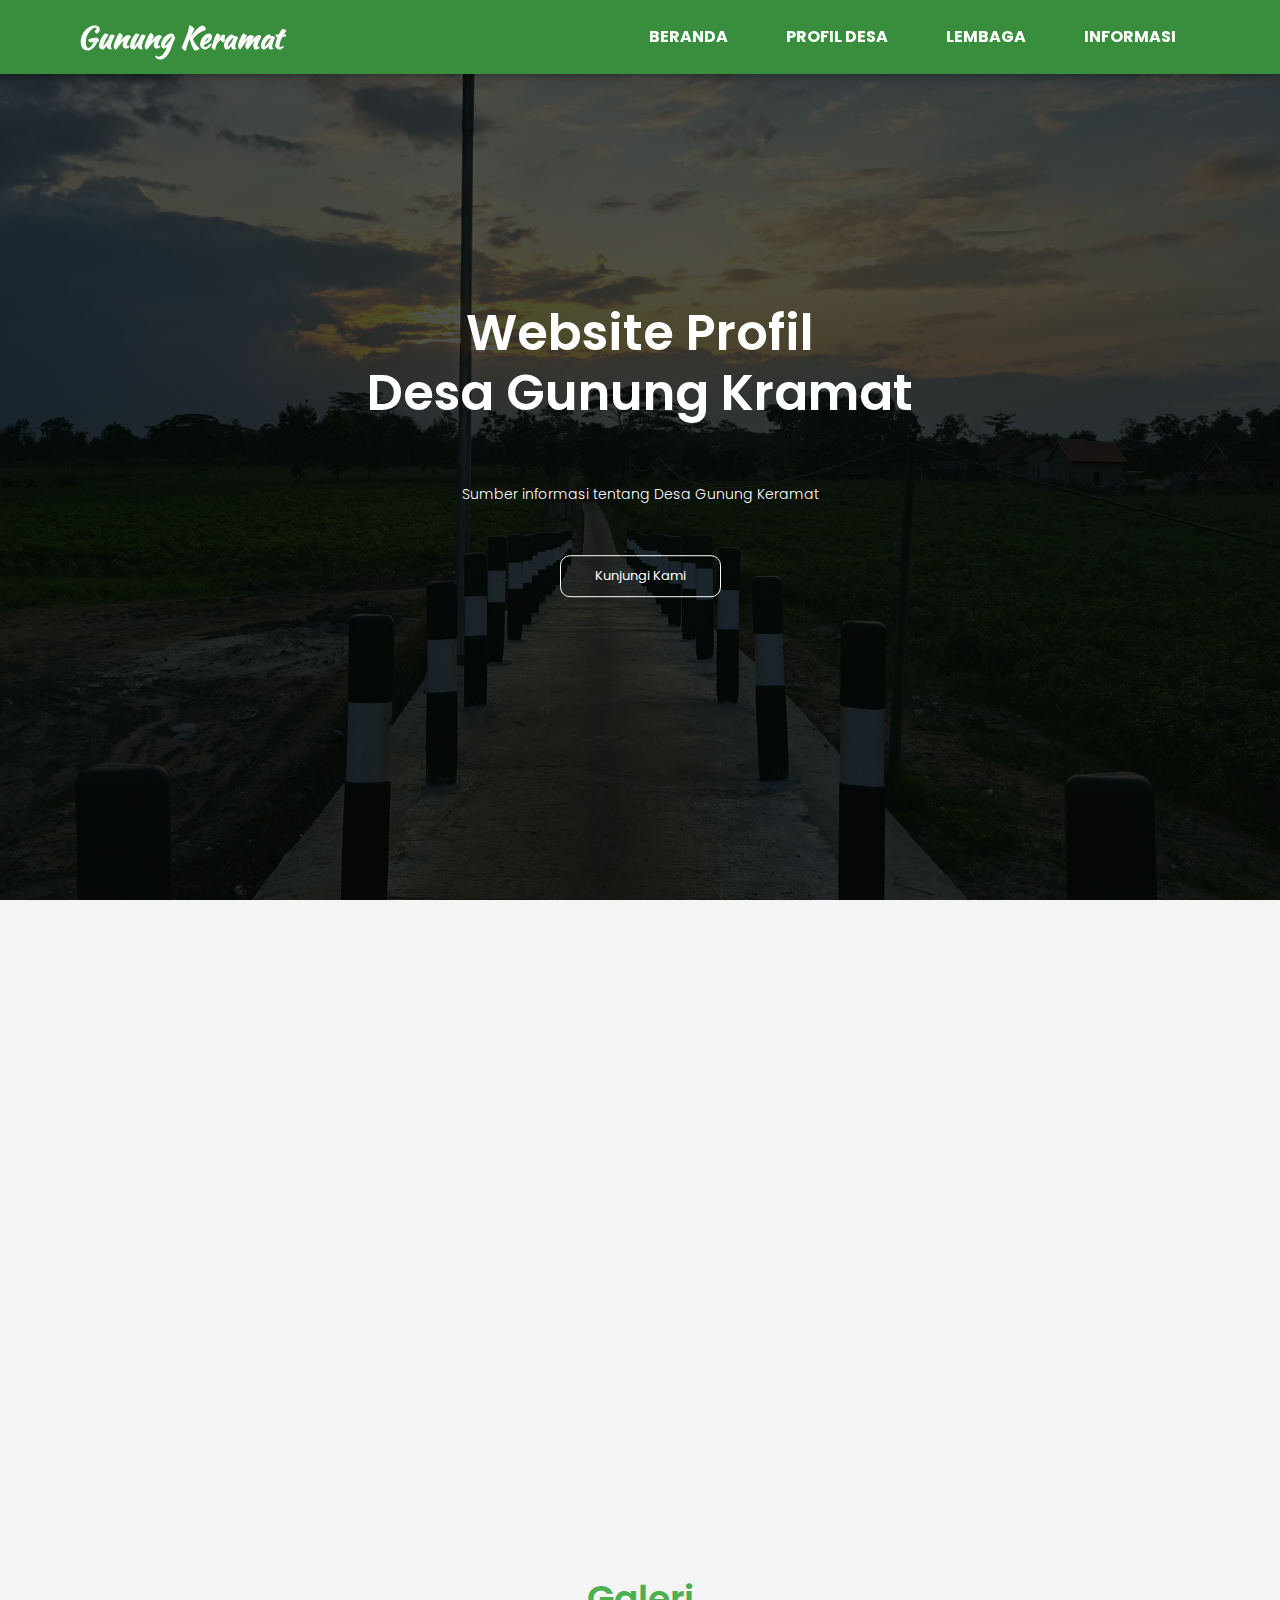
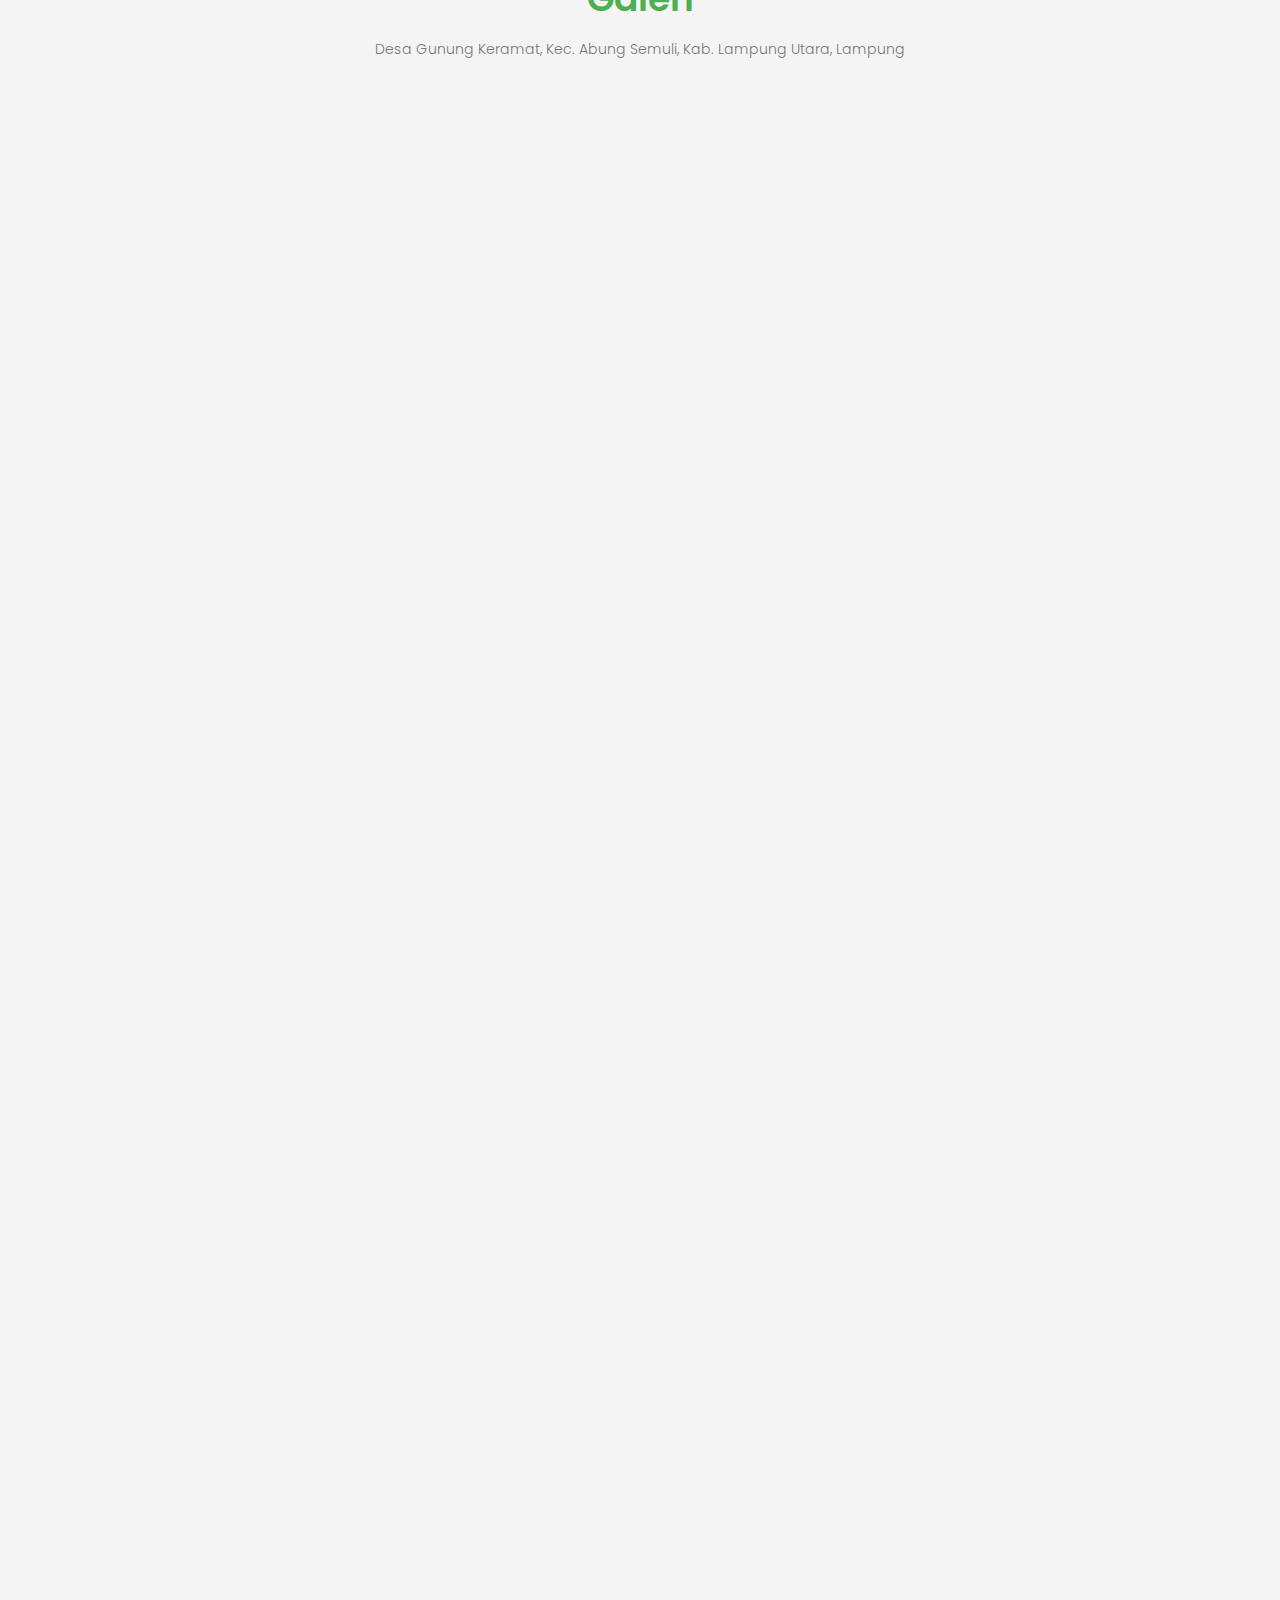
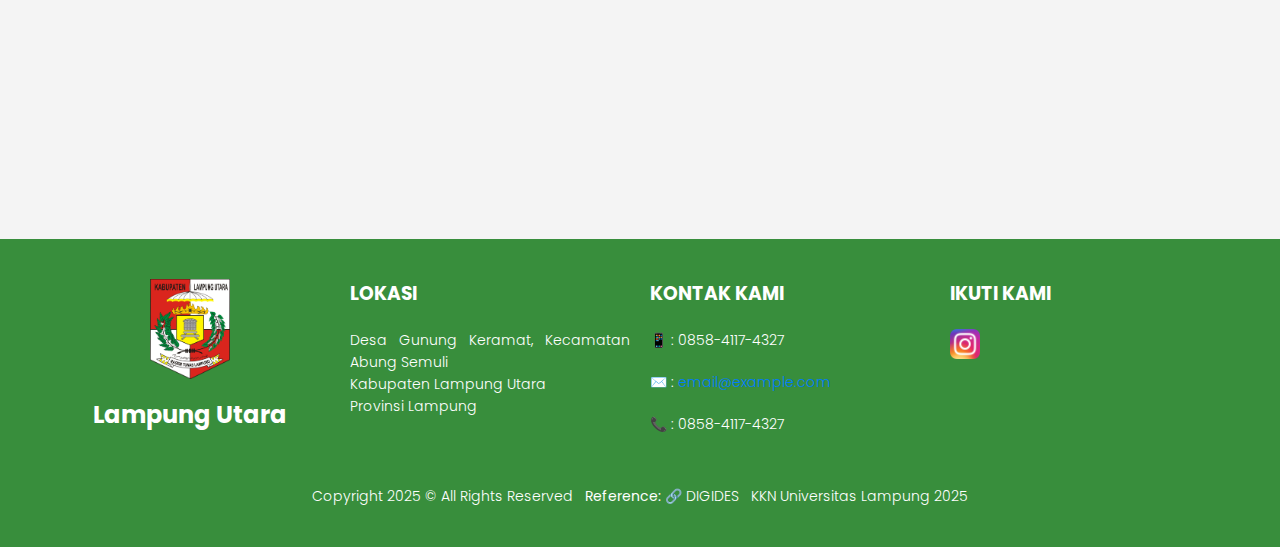
<file: index.html>
<!DOCTYPE html>
<html lang="en">
<head>
    <meta charset="UTF-8">
    <meta name="viewport" content="width=device-width, initial-scale=1.0">
    <title>Desa Gunung Keramat - Abung Semuli</title>
    <link rel="icon" type="image/png" href="images/lampura.png"/>
    <link rel="stylesheet" href="style.css">
    <link rel="preconnect" href="https://fonts.googleapis.com">
<link rel="preconnect" href="https://fonts.gstatic.com" crossorigin>
<link href="https://fonts.googleapis.com/css2?family=Poppins:wght@100;200;300;400;600;700&display=swap" rel="stylesheet">
<link href="https://cdnjs.cloudflare.com/ajax/libs/font-awesome/6.0.0-beta3/css/all.min.css" rel="stylesheet">
<link href="https://fonts.googleapis.com/css2?family=Kaushan+Script&display=swap" rel="stylesheet">


</head>
<body>
<section class="header">
    <nav>
        <a class="logoGK" href="index.html">Gunung Keramat</a>
        <div class="nav-links" id="navLinks">
            <i class="fa fa-times" onclick="hideMenu()"></i>
            <ul>
                <li><a href="">BERANDA</a></li>
                <li><a href="profil.html">PROFIL DESA</a></li>
                <li><a href="lembaga.html">LEMBAGA</a></li>
                <li><a href="informasi.html">INFORMASI</a></li>

            </ul>
        </div>
        <i class="fa fa-bars" onclick="showMenu()"></i>
    </nav>
<div class="text-box">
    <h1>Website Profil<br>Desa Gunung Kramat</h1>
    <p>Sumber informasi tentang Desa Gunung Keramat</p>
    <a href="https://www.instagram.com/gunungkeramat_desa/" target="_blank" class="hero-btn">Kunjungi Kami</a>
</div>
</section>

<!-- SEJARAH DESA -->

<section class="profilDesa fade-in">
    
    <div class="head">

        <div class="fotoKades fade-in">
            <img src="images/kades.jpg" alt="">
            <h2>Kardi Widodo</h2>
            <h3>Kepala Desa Gunung Keramat</h3>
        </div>

        <div class="sambutan fade-in">
            <p>Website ini merupakan platform daring yang bertujuan untuk mentransformasi Desa Gunung Keramat, Kecamatan Abung Semuli, Kabupaten Lampung Utara menjadi desa yang memanfaatkan teknologi informasi dan komunikasi secara optimal. Situs ini mengintegrasikan berbagai aspek penting desa ke dalam sistem online, termasuk keterbukaan informasi publik, pelayanan publik, dan kegiatan perekonomian. Tujuannya adalah untuk mewujudkan Desa Gunung Keramat sebagai desa wisata yang berkelanjutan, adaptif terhadap perubahan iklim, serta mandiri secara ekonomi.</p>
        </div>
        </div>
    </div>    
</section>




<!-- GALERI -->

<section id="galeri fade-in">
    <div class="galeri-box">
        <h1>Galeri</h1>
        <p>Desa Gunung Keramat, Kec. Abung Semuli, Kab. Lampung Utara, Lampung</p>
    </div>
</section>
<div class="container fade-in">
    <div class="image-container">
        <img src="images/galeri1.jpg" alt="">
        <img src="images/sunset.jpg" alt="">
        <img src="images/kkn1 (1).jpg" alt="">
        <img src="images/jembatan.jpg" alt="">
        <img src="images/gapura.jpg" alt="">
        <img src="images/kkn1 (3).jpg" alt="">
        <img src="images/kkn1 (4).jpg" alt="">
        <img src="images/bts.jpg" alt="">
    </div>    
</div>


<!-- LOCATION -->
<section class="lokasi fade-in">
    <div class="box">
        <h1>Lokasi Desa</h1>
        <p>Desa Gunung Keramat, Kec. Abung Semuli, Kab. Lampung Utara</p>
    </div>

    <iframe src="https://www.google.com/maps/embed?pb=!1m18!1m12!1m3!1d15904.375025060408!2d105.10471654999999!3d-4.753734500000001!2m3!1f0!2f0!3f0!3m2!1i1024!2i768!4f13.1!3m3!1m2!1s0x2e3f52384f593651%3A0xabf7d4a266732f15!2sGunung%20Kramat%2C%20Abung%20Semuli%2C%20North%20Lampung%20Regency%2C%20Lampung!5e0!3m2!1sen!2sid!4v1736053404321!5m2!1sen!2sid" width="600" height="450" style="border:0;" allowfullscreen="" loading="lazy" referrerpolicy="no-referrer-when-downgrade">
        
    </iframe>

</section>

<!-- JAVA SCRIPT -->
<script>

var navLinks = document.getElementById('navLinks');

function showMenu() {
    if (navLinks) {
        navLinks.style.right = "0"; // Move the menu into view
    } else {
        console.error("Element with ID 'navLinks' not found");
    }
}

function hideMenu() {
    if (navLinks) {
        navLinks.style.right = "-200px"; // Hide the menu off-screen
    } else {
        console.error("Element with ID 'navLinks' not found");
    }
}


</script>

<script>
    document.addEventListener("DOMContentLoaded", function () {
        let currentLocation = window.location.pathname.split("/").pop(); // Ambil nama file saat ini
        let navLinks = document.querySelectorAll(".nav-link");

        navLinks.forEach(link => {
            if (link.getAttribute("href") === currentLocation) {
                link.classList.add("active"); // Tambahkan class 'active' jika sesuai dengan halaman saat ini
            }
        });
    });
</script>

<script>
    document.addEventListener("DOMContentLoaded", function () {
        const observer = new IntersectionObserver((entries) => {
            entries.forEach(entry => {
                if (entry.isIntersecting) {
                    entry.target.classList.add("show"); // Tambahkan class 'show' saat elemen terlihat
                } else {
                    entry.target.classList.remove("show"); // Hapus class 'show' saat elemen keluar dari viewport
                }
            });
        }, { threshold: 0.2 });

        document.querySelectorAll(".fade-in").forEach(element => {
            observer.observe(element);
        });
    });
</script>




</body>

<footer class="footer">
    <div class="footer-container">

        <div class="footer-section logo">
            <img src="images/lampura.png" alt="Logo Desa" class="logo-img">
            <h2>Lampung Utara</h2>
        </div>


        <div class="footer-section location">
            <h3>LOKASI</h3>
            <p>Desa Gunung Keramat, Kecamatan Abung Semuli <br>Kabupaten Lampung Utara <br>Provinsi Lampung</p>
        </div>

        <div class="footer-section contact">
            <h3>KONTAK KAMI</h3>
            <p>📱 : 0858-4117-4327</p>
            <p>✉️ : <a href="mailto:email@example.com">email@example.com</a></p>
            <p>📞 : 0858-4117-4327</p>
        </div>

        <div class="footer-section social-media">
            <h3>IKUTI KAMI</h3>
            <p><a href="https://www.instagram.com/gunungkeramat_desa/" target="_blank"><img src="images/Instagram-logo.png" alt="Instagram" width="24"></a></p>
        </div>
    </div>

    <div class="footer-bottom">
        <p>Copyright 2025 © All Rights Reserved &nbsp; <strong>Reference:</strong> <a href="https://digitaldesa.id/" target="_blank" rel="noopener noreferrer">🔗 DIGIDES</a> &nbsp; KKN Universitas Lampung 2025</p>
    </div>
</footer>
</html>
</file>
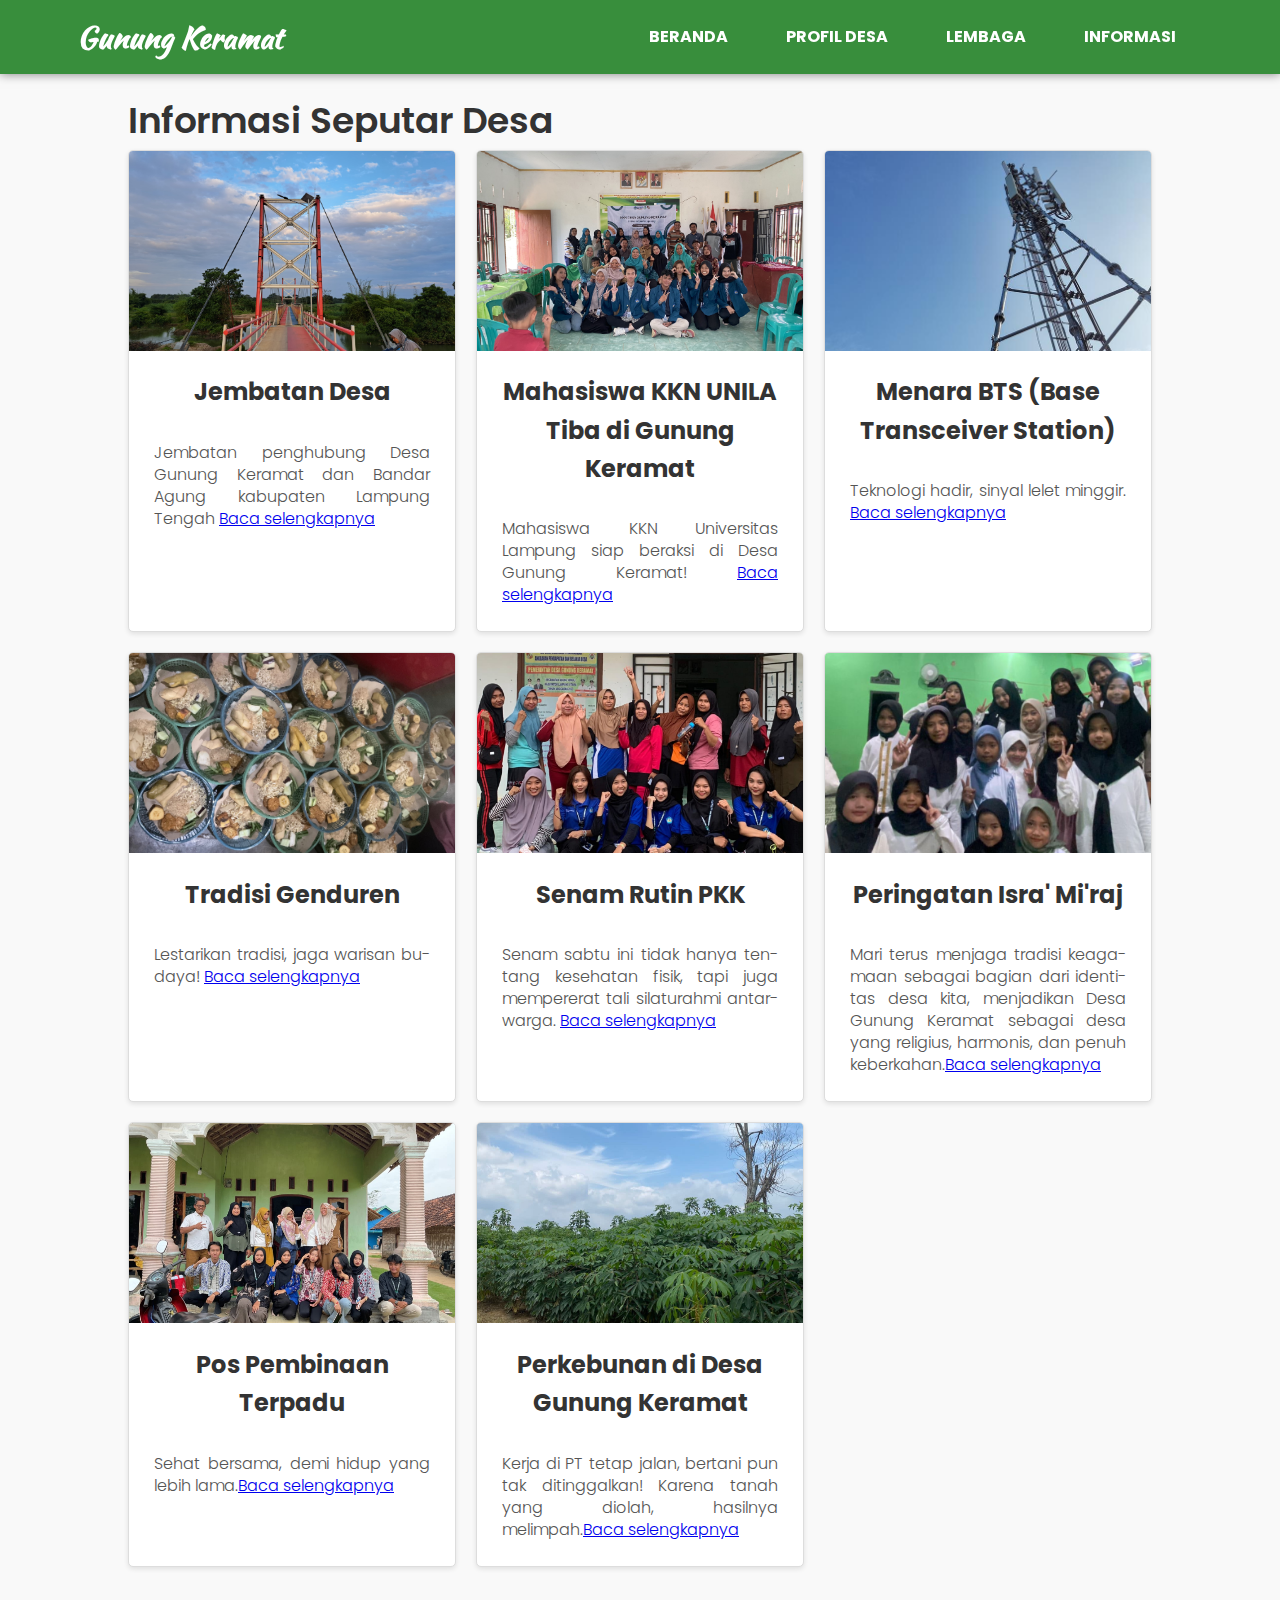
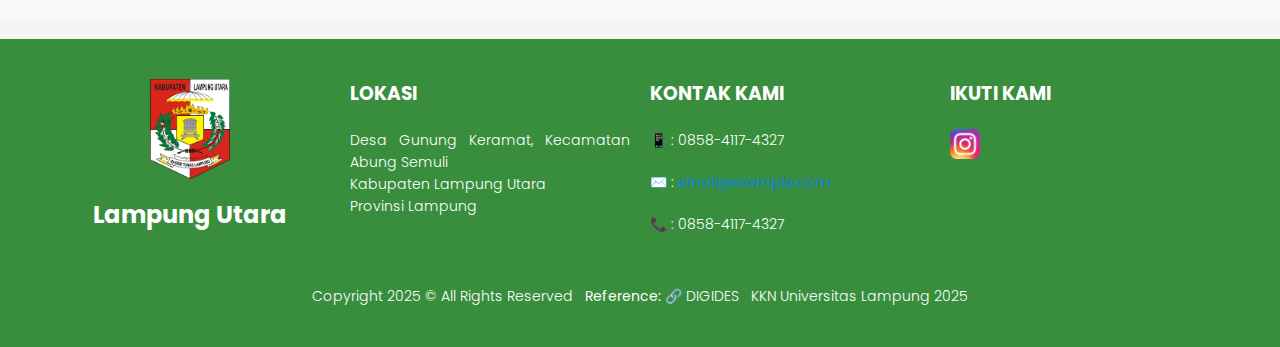
<file: informasi.html>
<!DOCTYPE html>
<html lang="en">
<head>
    <meta charset="UTF-8">
    <meta name="viewport" content="width=device-width, initial-scale=1.0">

    <title>Desa Gunung Keramat</title>
    <link rel="icon" type="image/png" href="images/lampura.png"/>
    <link rel="stylesheet" href="style.css">
    <link rel="preconnect" href="https://fonts.googleapis.com">
<link rel="preconnect" href="https://fonts.gstatic.com" crossorigin>
<link href="https://fonts.googleapis.com/css2?family=Poppins:wght@100;200;300;400;600;700&display=swap" rel="stylesheet">
<link href="https://cdnjs.cloudflare.com/ajax/libs/font-awesome/6.0.0-beta3/css/all.min.css" rel="stylesheet">
<link href="https://fonts.googleapis.com/css2?family=Kaushan+Script&display=swap" rel="stylesheet">
</head>
<body>
    <section class="headerBerita">
        <nav>
            <a class="logoGK" href="index.html">Gunung Keramat</a>
            <div class="nav-links" id="navLinks">
                <i class="fa fa-times" onclick="hideMenu()"></i>
                <ul>
                    <li><a href="index.html">BERANDA</a></li>
                    <li><a href="profil.html">PROFIL DESA</a></li>
                    <li><a href="lembaga.html">LEMBAGA</a></li>
                    <li><a href="informasi.html">INFORMASI</a></li>
                </ul>
            </div>
            <i class="fa fa-bars" onclick="showMenu()"></i>
        </nav>
    </section>

    <header class="news">
    </header>
    <section class="headerNews fade-in">
    <main class="news-section">
        <div class="container">
            <h1>Informasi Seputar Desa</h1>
            <div class="news-grid fade-in">
                <article class="news-item">
                    <img src="images/jembatan.jpg" alt="Berita 1">
                    <h2>Jembatan Desa</h2>
                    <p>Jembatan penghubung Desa Gunung Keramat dan Bandar Agung kabupaten Lampung Tengah <a href="https://www.instagram.com/p/DE4BjfLPlqc/?utm_source=ig_web_copy_link&igsh=MzRlODBiNWFlZA==" target="_blank">Baca selengkapnya</a></p>
                </article>
                <article class="news-item">
                    <img src="images/lokakarya.jpg" alt="Berita 2">
                    <h2>Mahasiswa KKN UNILA Tiba di Gunung Keramat</h2>
                    <p>Mahasiswa KKN Universitas Lampung siap beraksi di Desa Gunung Keramat!
                        <a href="https://www.instagram.com/p/DE9Uqynvrix/?utm_source=ig_web_copy_link&igsh=MzRlODBiNWFlZA==" target="_blank">Baca selengkapnya</a></p>
                </article>
                <article class="news-item">
                    <img src="images/menara.jpg" alt="Berita 3">
                    <h2>Menara BTS (Base Transceiver Station)</h2>
                    <p>Teknologi hadir, sinyal lelet minggir. <a href="https://www.instagram.com/p/DFCPKM2PNzN/?utm_source=ig_web_copy_link&igsh=MzRlODBiNWFlZA==" target="_blank">Baca selengkapnya</a></p>
                </article>
                <article class="news-item">
                    <img src="images/genduren.jpg" alt="Berita 4">
                    <h2>Tradisi Genduren</h2>
                    <p>Lestarikan tradisi, jaga warisan budaya! <a href="https://www.instagram.com/p/DE9VgCOPrCU/?utm_source=ig_web_copy_link&igsh=MzRlODBiNWFlZA==" target="_blank">Baca selengkapnya</a></p>
                </article>
                <article class="news-item">
                    <img src="images/senam.jpg" alt="Berita 4">
                    <h2>Senam Rutin PKK</h2>
                    <p>Senam sabtu ini tidak hanya tentang kesehatan fisik, tapi juga mempererat tali silaturahmi antarwarga. <a href="https://www.instagram.com/p/DFmd21nvMQj/?utm_source=ig_web_copy_link&igsh=MzRlODBiNWFlZA==" target="_blank">Baca selengkapnya</a></p>
                </article>
                <article class="news-item">
                    <img src="images/isra.jpg" alt="Berita 4">
                    <h2>Peringatan Isra' Mi'raj</h2>
                    <p>Mari terus menjaga tradisi keagamaan sebagai bagian dari identitas desa kita, menjadikan Desa Gunung Keramat sebagai desa yang religius, harmonis, dan penuh keberkahan.<a href="https://www.instagram.com/p/DFmflZRP8bp/?utm_source=ig_web_copy_link&igsh=MzRlODBiNWFlZA==" target="_blank">Baca selengkapnya</a></p>
                </article>
                <article class="news-item">
                    <img src="images/posbindu.jpg" alt="Berita 4">
                    <h2>Pos Pembinaan Terpadu</h2>
                    <p>Sehat bersama, demi hidup yang lebih lama.<a href="https://www.instagram.com/p/DF-S23SvdPB/?utm_source=ig_web_copy_link&igsh=MzRlODBiNWFlZA==" target="_blank">Baca selengkapnya</a></p>
                </article>
                <article class="news-item">
                    <img src="images/perkebunan.jpg" alt="Berita 4">
                    <h2>Perkebunan di Desa Gunung Keramat</h2>
                    <p>Kerja di PT tetap jalan, bertani pun tak ditinggalkan! Karena tanah yang diolah, hasilnya melimpah.<a href="https://www.instagram.com/p/DF_amEBTbOb/?utm_source=ig_web_copy_link&igsh=MzRlODBiNWFlZA==" target="_blank">Baca selengkapnya</a></p>
                </article>
            </div>
        </div>
    </main>
    </section>

<!-- JAVA SCRIPT -->
<script>

    var navLinks = document.getElementById('navLinks');
    
    function showMenu() {
        if (navLinks) {
            navLinks.style.right = "0"; // Move the menu into view
        } else {
            console.error("Element with ID 'navLinks' not found");
        }
    }
    
    function hideMenu() {
        if (navLinks) {
            navLinks.style.right = "-200px"; // Hide the menu off-screen
        } else {
            console.error("Element with ID 'navLinks' not found");
        }
    }
</script>

<script>
    document.addEventListener("DOMContentLoaded", function () {
        const observer = new IntersectionObserver((entries) => {
            entries.forEach(entry => {
                if (entry.isIntersecting) {
                    entry.target.classList.add("show"); // Tambahkan class 'show' saat elemen terlihat
                } else {
                    entry.target.classList.remove("show"); // Hapus class 'show' saat elemen keluar dari viewport
                }
            });
        }, { threshold: 0.2 });

        document.querySelectorAll(".fade-in").forEach(element => {
            observer.observe(element);
        });
    });
</script>

</body>

<!-- FOOTER -->
<footer class="footer">
    <div class="footer-container">

        <div class="footer-section logo">
            <img src="images/lampura.png" alt="Logo Desa" class="logo-img">
            <h2>Lampung Utara</h2>
        </div>


        <div class="footer-section location">
            <h3>LOKASI</h3>
            <p>Desa Gunung Keramat, Kecamatan Abung Semuli <br>Kabupaten Lampung Utara <br>Provinsi Lampung</p>
        </div>

        <div class="footer-section contact">
            <h3>KONTAK KAMI</h3>
            <p>📱 : 0858-4117-4327</p>
            <p>✉️ : <a href="mailto:email@example.com">email@example.com</a></p>
            <p>📞 : 0858-4117-4327</p>
        </div>

        <div class="footer-section social-media">
            <h3>IKUTI KAMI</h3>
            <p><a href="https://www.instagram.com/gunungkeramat_desa/" target="_blank"><img src="images/Instagram-logo.png" alt="Instagram" width="24"></a></p>
        </div>
    </div>

    <div class="footer-bottom">
        <p>Copyright 2025 © All Rights Reserved &nbsp; <strong>Reference:</strong> <a href="https://digitaldesa.id/" target="_blank" rel="noopener noreferrer">🔗 DIGIDES</a> &nbsp; KKN Universitas Lampung 2025</p>
    </div>
</footer>
</html>
</file>
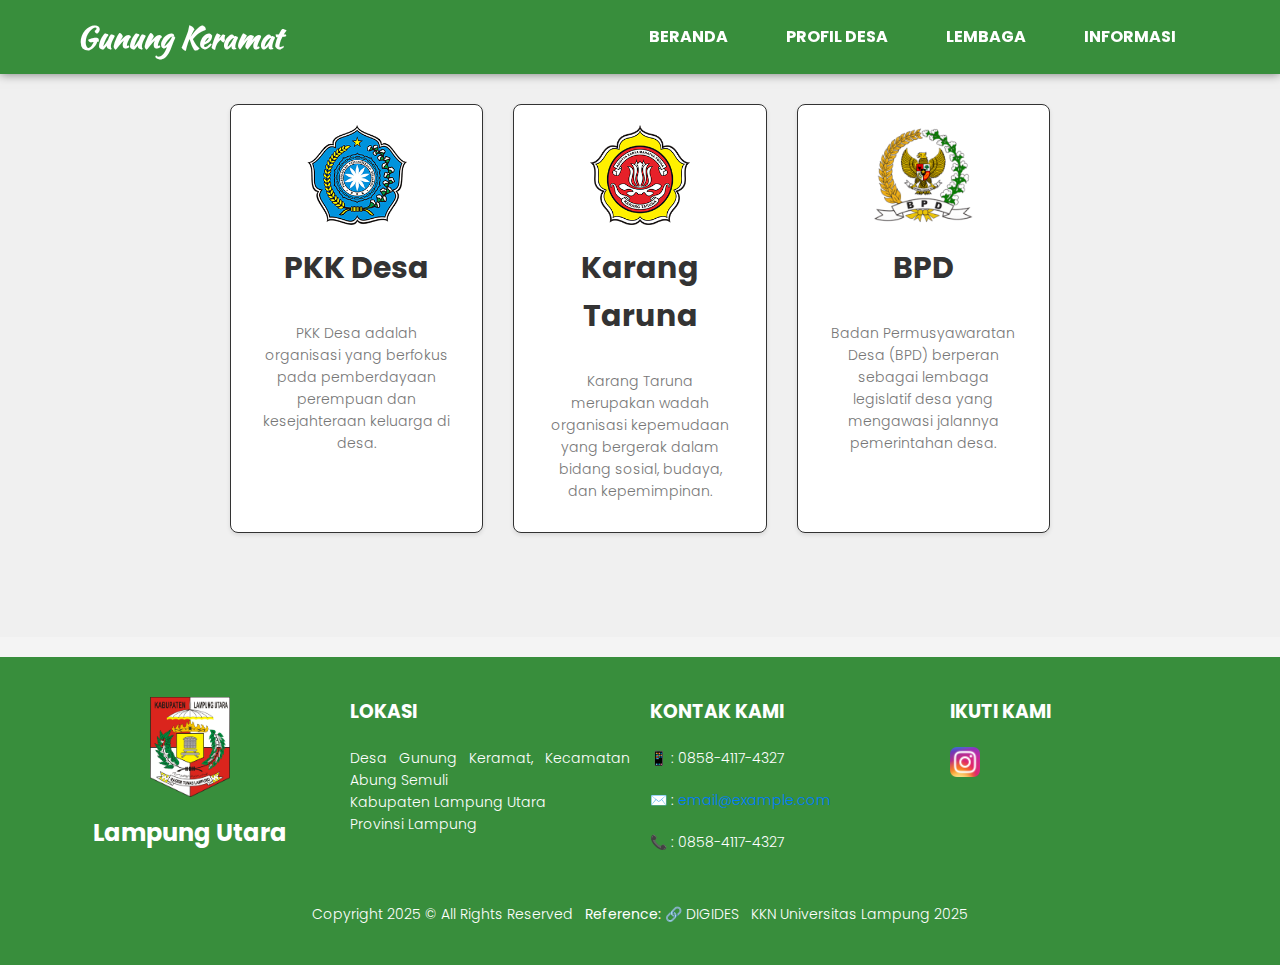
<file: lembaga.html>
<!DOCTYPE html>
<html lang="en">
<head>
    <meta charset="UTF-8">
    <meta name="viewport" content="width=device-width, initial-scale=1.0">
    <title>Desa Gunung Keramat</title>
    <link rel="icon" type="image/png" href="images/lampura.png"/>
    <link rel="stylesheet" href="style.css">
    <link rel="preconnect" href="https://fonts.googleapis.com">
<link rel="preconnect" href="https://fonts.gstatic.com" crossorigin>
<link href="https://fonts.googleapis.com/css2?family=Poppins:wght@100;200;300;400;600;700&display=swap" rel="stylesheet">
<link href="https://cdnjs.cloudflare.com/ajax/libs/font-awesome/6.0.0-beta3/css/all.min.css" rel="stylesheet">
<link href="https://fonts.googleapis.com/css2?family=Kaushan+Script&display=swap" rel="stylesheet">
</head>
<body>
    <section class="headerInfografis">
        <nav>
            <a class="logoGK" href="index.html">Gunung Keramat</a>
            <div class="nav-links" id="navLinks">
                <i class="fa fa-times" onclick="hideMenu()"></i>
                <ul>
                    <li><a href="index.html">BERANDA</a></li>
                    <li><a href="profil.html">PROFIL DESA</a></li>
                    <li><a href="lembaga.html">LEMBAGA</a></li>
                    <li><a href="informasi.html">INFORMASI</a></li>
                </ul>
            </div>
            <i class="fa fa-bars" onclick="showMenu()"></i>
        </nav>
    </section>

    <section class="infografis fade-in">
        <div class="container fade-in">
            <div class="container">
                <div class="card">
                    <img src="images/tp-pkk.png" alt="PKK Desa" class="logo">
                    <h2>PKK Desa</h2>
                    
                    <p>PKK Desa adalah organisasi yang berfokus pada pemberdayaan perempuan dan kesejahteraan keluarga di desa.</p>
                </div>
        
                <div class="card">
                    <img src="images/karang-taruna.png" alt="Karang Taruna" class="logo">
                    <h2>Karang Taruna</h2>
                    
                    <p>Karang Taruna merupakan wadah organisasi kepemudaan yang bergerak dalam bidang sosial, budaya, dan kepemimpinan.</p>
                </div>
        
                <div class="card">
                    <img src="images/bpd.png" alt="BPD" class="logo">
                    <h2>BPD</h2>
                    
                    <p>Badan Permusyawaratan Desa (BPD) berperan sebagai lembaga legislatif desa yang mengawasi jalannya pemerintahan desa.</p>
                </div>
            </div>
        </div>
    </section>
    
<!-- JAVA SCRIPT -->
<script>

    var navLinks = document.getElementById('navLinks');
    
    function showMenu() {
        if (navLinks) {
            navLinks.style.right = "0"; // Move the menu into view
        } else {
            console.error("Element with ID 'navLinks' not found");
        }
    }
    
    function hideMenu() {
        if (navLinks) {
            navLinks.style.right = "-200px"; // Hide the menu off-screen
        } else {
            console.error("Element with ID 'navLinks' not found");
        }
    }

</script>

<script>
    document.addEventListener("DOMContentLoaded", function () {
        const observer = new IntersectionObserver((entries) => {
            entries.forEach(entry => {
                if (entry.isIntersecting) {
                    entry.target.classList.add("show"); // Tambahkan class 'show' saat elemen terlihat
                } else {
                    entry.target.classList.remove("show"); // Hapus class 'show' saat elemen keluar dari viewport
                }
            });
        }, { threshold: 0.2 });

        document.querySelectorAll(".fade-in").forEach(element => {
            observer.observe(element);
        });
    });
</script>

</body>

<!-- FOOTER -->
<footer class="footer">
    <div class="footer-container">

        <div class="footer-section logo">
            <img src="images/lampura.png" alt="Logo Desa" class="logo-img">
            <h2>Lampung Utara</h2>
        </div>


        <div class="footer-section location">
            <h3>LOKASI</h3>
            <p>Desa Gunung Keramat, Kecamatan Abung Semuli <br>Kabupaten Lampung Utara <br>Provinsi Lampung</p>
        </div>

        <div class="footer-section contact">
            <h3>KONTAK KAMI</h3>
            <p>📱 : 0858-4117-4327</p>
            <p>✉️ : <a href="mailto:email@example.com">email@example.com</a></p>
            <p>📞 : 0858-4117-4327</p>
        </div>

        <div class="footer-section social-media">
            <h3>IKUTI KAMI</h3>
            <p><a href="https://www.instagram.com/gunungkeramat_desa/" target="_blank"><img src="images/Instagram-logo.png" alt="Instagram" width="24"></a></p>
        </div>
    </div>

    <div class="footer-bottom">
        <p>Copyright 2025 © All Rights Reserved &nbsp; <strong>Reference:</strong> <a href="https://digitaldesa.id/" target="_blank" rel="noopener noreferrer">🔗 DIGIDES</a> &nbsp; KKN Universitas Lampung 2025</p>
    </div>
</footer>

</html>
</file>
<file: style.css>
*{
    margin: 0;
    padding: 0;
    font-family: 'Poppins', sans-serif;
      
}

html {
    scroll-behavior: smooth;
}

body{
    background-color: #ebebeb;
}

.header {
    min-height: 100vh;
    width: 100%;
    background-image: linear-gradient(rgba(4,9,5,0.7), rgba(4,9,5,0.7)), url(images/gk.jpg);
    background-position: center;
    background-size: cover;
    position: relative;
}

.headerProfil {
    min-height: 100vh;
    width: 100%;
    
    background-position: center;
    background-size: cover;
    position: relative;
}


.logoGK {
    font-family: 'Kaushan Script', 'Helvetica Neue', Helvetica, Arial, cursive;
    font-size: 30px;
    font-weight: bold;
    color: rgb(255, 255, 255);
    text-decoration: none;
}


nav{
    display: flex;
    padding: 1% 6%;
    justify-content: space-around;
    position: fixed;
    background: #388E3C;
    box-shadow: 0 0 10px rgba(0, 0, 0, 0.5);
    align-items: center;
    right: 0;
    left: 0;
    z-index: 1000;
}
nav img{
    width: 100px;
}
.nav-links{
    flex: 1;
    text-align: right;
}

.nav-links.active {
    color: white;
    background-color: blue;
    border-radius: 5px;
}


.nav-links ul li{
    list-style: none;
    display: inline-block;
    padding: 8px 12px;
    position: relative;
}
.nav-links ul li a{
    color: #fff;
    text-decoration: none;
    font-size: 16px;
}
.nav-links ul li::after{
    content: '';
    width: 0%;
    height: 1px;
    background: #fff;
    display: block;
    margin: auto;
    transition: 0.5s;
}
.nav-links ul li:hover::after{
    width: 100%;
}
.text-box{
    width: 90%;
    color: #fff;
    position: absolute;
    top: 50%;
    left: 50%;
    transform: translate(-50%, -50%);
    text-align: center;
    line-height: 1.2;
}
.text-box h1{
    font-size: 50px;
    margin-bottom: 50px;
}
.text-box p{
    margin: 10px 10px 40px;
    font-size: 14px;
    color: #fff;
    margin-top: 50px;
}
.hero-btn{
    display: inline-block;
    text-decoration: none;
    color: #fff;
    border: 1px solid #fff;
    border-radius: 10px;
    padding: 12px 34px;
    font-size: 13px;
    background: transparent;
    position: relative;
    cursor: pointer;
}
.hero-btn:hover{
    border: 1px solid #247200;
    background: #247200;
    transition: 1s;
}


nav .fa{
    display: none;
}

@media(max-width: 700px){
    .text-box h1{
        font-size: 20px;
    }
    .text-box p{
        font-size: 12px;
    }
    /* .text-box a{

    } */

    .nav-links ul li{
        display: block;
    }
    .nav-links{
        position: absolute;
        background: #247200;
        height: 100vh;
        width: 200px;
        top: 0;
        right: -200px;
        text-align: left;
        z-index: 2;
        transition: 1s;
    }
    nav .fa{
        display: block;
        color: #fff;
        margin: 10px;
        font-size: 22px;
        cursor: pointer;
    }
    .nav-links ul{
        padding: 0px;

    }
}

/* SAMBUTAN */
/* SAMBUTAN */
/* Default (Mobile-first) */
/* Default (Desktop Layout) */
* {
    margin: 0;
    padding: 0;
    font-family: 'Poppins', sans-serif;
}

body {
    background-color: #ebebeb;
}

.profilDesa h1{
    font-size: 35px;
    font-weight: 800;
    color: #247200;
    margin-bottom: 100px;
}

.head {
    display: flex;
    flex-direction: row; /* Layout horizontal untuk desktop */
    justify-content: space-between; /* Teks di kiri, foto di kanan */
    align-items: center; /* Vertikal rata tengah */
    padding: 0px;
    position: relative;
}

.fotoKades {
    text-align: left; /* Foto di kiri */
    margin-right: 0px; /* Jarak antara foto dan teks */
}

.fotoKades img {
    width: 250px; /* Ukuran foto lebih besar untuk desktop */
    max-width: 100%;
    height: auto;
    border-radius: 10px;
    box-shadow: 0 4px 8px rgba(0, 0, 0, 0.2);
}

.fotoKades h2{
    text-align: center;
    font-weight: 800;
    color: #247200;
}

.fotoKades h3{
    font-weight: 400;
    text-align: center;
}

.sambutan {
    text-align: left; /* Teks rata kiri pada desktop */
    max-width: 70%; /* Batasi lebar teks */
    align-items: center;
}

.sambutan p {
    font-size: 16px;
    font-weight: 400;
    text-align: justify;
    line-height: 1.8;
    margin-bottom: 80px;
    padding: 0px;
}

/* Media Query untuk Mobile Layout */
@media (max-width: 700px) {
    .head {
        flex-direction: column; /* Layout vertikal untuk mobile */
        align-items: center; /* Pusatkan elemen pada mobile */
        justify-content: flex-start;
        padding: 0px;
    }

    .fotoKades {
        text-align: center; /* Pusatkan foto pada mobile */
        margin-bottom: 20px; /* Jarak antara foto dan teks */
    }

    .fotoKades img {
        width: 80%; /* Ukuran foto lebih kecil untuk mobile */
        max-width: 200px;
        height: auto;
    }

    .sambutan {
        text-align: center; /* Teks rata tengah pada mobile */
        max-width: 90%; /* Lebar teks lebih besar untuk mobile */
    }

    .sambutan h1 {
        font-size: 25px;
    }

    .sambutan h2 {
        font-size: 18px;
    }

    .sambutan h3 {
        font-size: 16px;
    }

    .sambutan p {
        font-size: 12px;
        padding: 10px;
        border: 2px solid #247200; /* Border biru gelap */
        border-radius: 10px; /* Membuat sudut box melengkung */
        background-color: #f9f9f9; /* Warna latar belakang box */
        box-shadow: 0 4px 8px rgba(0, 0, 0, 0.1); /* Efek bayangan untuk box */
    }
}





/* SEJARAH DESA */
.profilDesa{
    width: 80%;
    margin: auto;
    text-align: center;
    padding-top: 100px; 
}

h1{
    font-size: 36px;
    font-weight: 600;
}

p{
    color: #777;
    font-size: 14px;
    font-weight: 300;
    line-height: 22px;
    padding: 10px;
}

.visiMisi {
    width: 100%;
    height: 100vh;
    padding: 70px 0;
}

.visiMisi .visi_main {
    margin-top: 100px;
    display: flex;
    align-items: center;
    justify-content: space-between;
    flex-direction: row; /* Pastikan elemen berurutan dari kiri ke kanan */
}

.visiMisi .visi_main .image {
    flex: 1; /* Memberikan ruang yang sama antara gambar dan teks */
    display: flex;
    justify-content: center;
}

.visiMisi .visi_main .image img {
    width: 250px;
    position: relative;
    top: 0;
    left: 0;
}

.visiMisi .visi_main .vismis_text {
    flex: 1;
    padding-left: 20px; /* Beri jarak antara gambar dan teks */
}

.visiMisi .visi_main .vismis_text h1 {
    text-align: left;
    margin-top: 0;
    font-weight: 800;
}

.visiMisi .visi_main .vismis_text p {
    font-weight: 600;
    font-size: medium;
}

/* Responsiveness */
@media screen and (max-width: 768px) {
    .visiMisi .visi_main {
        flex-direction: column; /* Ubah ke tata letak vertikal */
        text-align: center;
        margin-bottom: 30px; /* Beri jarak dengan elemen bawah */
    }

    .visiMisi .visi_main .image {
        order: -1; /* Pastikan gambar tetap di atas */
        margin-bottom: 20px;
    }

    .visiMisi .visi_main .vismis_text {
        padding-left: 0;
        padding: 0 20px;
        max-width: 100%;
    }

    .visiMisi .visi_main .vismis_text h1 {
        text-align: center;
    }

    .sejarahDesa {
        margin-top: 500px;
    }
}




.sejarahDesa {
    margin-left: 50px;
    margin-right: 50px;
    margin-bottom: 30px;
    padding: 20px; /* Memberikan ruang di dalam box */
    border: 2px solid #247200; /* Border biru gelap */
    border-radius: 10px; /* Membuat sudut box melengkung */
    background-color: #f9f9f9; /* Warna latar belakang box */
    box-shadow: 0 4px 8px rgba(0, 0, 0, 0.1); /* Efek bayangan untuk box */
}

.sejarahDesa h1 {
    margin-left: 10px;
    font-weight: 800;
    color: #247200;
    margin-bottom: 20px; /* Mengurangi jarak bawah */
    text-align: center; /* Memusatkan teks heading */
}

.sejarahDesa p {
    font-size: 15px;
    font-weight: 600;
    margin-top: 10px;
    text-align: justify;
    line-height: 1.8; /* Menambah jarak antar baris untuk kenyamanan membaca */
}

/* BERITA */

/* Container utama agar tidak melebihi layar */
.container {
    width: 90%; /* Atau 100% */
    max-width: 1200px; /* Batas lebar maksimum */
    margin: 0 auto;
}

/* Pastikan heading menyesuaikan ukuran layar */
.heading-1, .heading-2 {
    font-size: 32px;
    text-align: center;
}

.heading-3 {
    font-size: 18px;
    text-align: center;
}

/* Pastikan grid tidak terlalu lebar di layar kecil */
.home {
    display: grid;
    grid-template-columns: 1fr; /* Ubah menjadi 1 kolom di layar kecil */
    gap: 20px;
}

.home-img {
    width: 100%;
    height: auto;
}

/* Perbaiki daftar list agar tidak keluar layar */
.list {
    display: grid;
    grid-template-columns: 1fr 3fr;
    gap: 10px;
    margin-bottom: 10px;
    align-items: center;
}

.list img {
    width: 100%;
    height: auto;
    max-width: 80px; /* Batasi ukuran agar tidak melebihi layar */
}

/* Responsive untuk mobile */
/* RESPONSIVE MENU UNTUK MOBILE */
@media (max-width: 768px) {
    .headerBerita .nav-links {
        position: fixed;
        top: 0;
        right: -250px;
        width: 200px;
        height: 100%;
        background-color: rgba(0, 0, 0, 0.9);
        text-align: left;
        transition: 0.5s;
        padding-top: 60px;
    }

    .headerBerita .nav-links ul {
        flex-direction: column;
    }

    .headerBerita .nav-links ul li {
        margin: 20px;
    }

    .headerBerita .fa-bars, .headerBerita .fa-times {
        display: block;
    }
}




/* ARTICLE */
article > p {
    font-size: 20px;
    margin-bottom: 20px;

    columns: 3 25ch;
    column-gap: 40px;
    hyphens: auto;
}

article p:first-child::first-line {
    font-weight: 700;
    font-size: 25px;
}


/* BLOCKQUOTE */

blockquote{
    font-size: 20px;
    padding: 10px 30px;
    margin-bottom: 40px;    
}

blockquote::before{
    content: open-quote;
    position: absolute;
    top: -48px;
    left: -4px;
    opacity: .3;
    color: #666;
    font-size: 150px;
}

.cards {
    columns: 25ch 3;
    gap: 40px;
    margin-bottom: 40px;
}

.card {
    font-size: 20px;
    border: 1px solid;
    padding: 10px 20px;
    break-inside: avoid;

}

@media (max-width: 700px) {
    .home{
        grid-template-columns: 1fr;
    }

    .lists{
        display: grid;
        grid-template-columns: 1fr 1fr;
        gap: 20px;
    }

    .list{
        grid-template-columns: 1fr 5fr;
    }

    .card{
        margin-bottom: 40px;

    }
}

@media (max-width: 650px) {
    .lists {
        grid-template-columns: 1fr;
    }
}


/* LOKASI MAPS */

/* Styling untuk section "lokasi" */
.lokasi {
    display: flex;
    flex-direction: column;
    align-items: center;
    padding: 20px;
    background-color: #f9f9f9;
    border-radius: 10px;
    box-shadow: 0 4px 6px rgba(0, 0, 0, 0.1);
    margin: 100px auto;
    max-width: 1000px;
}

.lokasi .box {
    text-align: center;
    margin-bottom: 20px;
}

.lokasi .box h1 {
    font-size: 2rem;
    color: #333;
    margin-bottom: 10px;
}

.lokasi .box p {
    font-size: 1rem;
    color: #666;
    line-height: 1.5;
}

.lokasi iframe {
    width: 100%;
    height: 450px;
    border: none;
    border-radius: 10px;
    box-shadow: 0 4px 6px rgba(0, 0, 0, 0.1);
}

/* Responsif untuk perangkat kecil */
@media (max-width: 768px) {
    .lokasi {
        padding: 15px;
    }

    .lokasi .box h1 {
        font-size: 1.5rem;
    }

    .lokasi .box p {
        font-size: 0.9rem;
    }

    .lokasi iframe {
        height: 300px;
    }
}

/* STRUKUTR */
/* Styling untuk Struktur Organisasi */
.struktur-organisasi {
    text-align: center;
    padding: 50px 20px;
    background-color: #f9f9f9;
}

.struktur-organisasi h1 {
    font-size: 28px;
    margin-bottom: 10px;
}

.struktur-organisasi p {
    font-size: 16px;
    margin-bottom: 20px;
}

.struktur-container {
    display: flex;
    justify-content: center;
    align-items: center;
}

.struktur-container img {
    max-width: 100%;
    height: auto;
    border-radius: 10px;
    box-shadow: 0 4px 8px rgba(0, 0, 0, 0.2);
    transition: transform 0.3s ease-in-out;
    cursor: pointer;
}

.struktur-container img:hover {
    transform: scale(1.05);
}

/* Modal Popup */
.modal {
    display: none;
    position: fixed;
    z-index: 1000;
    left: 0;
    top: 0;
    width: 100%;
    height: 100%;
    overflow: auto;
    background-color: rgba(0, 0, 0, 0.8);
}

.modal-content {
    display: block;
    margin: auto;
    max-width: 90%;
    max-height: 90vh;
    border-radius: 10px;
}

.close {
    position: absolute;
    top: 20px;
    right: 35px;
    font-size: 40px;
    color: white;
    cursor: pointer;
    transition: 0.3s;
}

.close:hover {
    color: red;
}

/* Efek Fade-in */
.fade-in {
    opacity: 0;
    transform: translateY(40px);
    transition: opacity 0.6s ease-out, transform 0.6s ease-out;
}

.fade-in.show {
    opacity: 1;
    transform: translateY(0);
}


/* BERITA */
.news {
    background: #b8c4b2;
    color: #fff;
    padding: 20px 0;
    text-align: center;
}

.news h1 {
    font-size: 2.5rem;
    margin-bottom: 10px;
}

.news p {
    font-size: 1.2rem;
}

/* News Section */
.news-section {
    padding: 20px 0;
    background: #f9f9f9;
}

.container {
    width: 90%;
    max-width: 1200px;
    margin: 0 auto;
    margin-top: 50px;
}

.news-grid {
    display: grid;
    grid-template-columns: repeat(auto-fit, minmax(300px, 1fr));
    gap: 20px;
}

.news-item {
    background: #fff;
    border: 1px solid #ddd;
    border-radius: 5px;
    overflow: hidden;
    box-shadow: 0 2px 5px rgba(0, 0, 0, 0.1);
    cursor: pointer;
    transition: transform 0.3s ease;
    text-align: justify;
}

.news-item:hover {
    transform: translateY(-5px);
}

.news-item img {
    width: 100%;
    height: 200px;
    object-fit: cover;
}

.news-item h2 {
    font-size: 1.5rem;
    margin: 15px;
}

.news-item p {
    margin: 15px;
    font-size: 1rem;
    color: #555;
}

/* Modal */
.modal {
    display: none;
    position: fixed;
    top: 0;
    left: 0;
    width: 100%;
    height: 100%;
    background: rgba(0, 0, 0, 0.5);
    justify-content: center;
    align-items: center;
    z-index: 10;
}

.modal-content {
    background: #fff;
    padding: 20px;
    border-radius: 5px;
    width: 90%;
    max-width: 600px;
    text-align: center;
}

.modal-content img {
    width: 100%;
    height: auto;
    margin-bottom: 20px;
}

.modal-content h2 {
    font-size: 2rem;
    margin-bottom: 10px;
}

.modal-content p {
    font-size: 1rem;
    color: #555;
}

.close {
    position: absolute;
    top: 10px;
    right: 10px;
    font-size: 1.5rem;
    color: #247200;
    cursor: pointer;
}


/* INFOGRAFIS */
/* Styling untuk Infografis Desa */
/* Umum */
body {
    font-family: sans-serif;
    margin: 0;
    padding: 0;
  }
  
  .container {
    max-width: 1200px;
    margin: 0 auto;
    padding: 20px;
  }
  
  .container h2 {
    text-align: center;
    margin-bottom: 20px;
  }
  
  /* Infografis */
  .infografis {
    background-color: #f0f0f0; /* Warna latar belakang */
    padding: 40px 0;
  }
  
  .infografis .card {
    background-color: #fff;
    border-radius: 8px;
    box-shadow: 0 2px 4px rgba(0, 0, 0, 0.1);
    padding: 20px;
    margin-bottom: 20px;
    text-align: center; /* Teks di tengah */
  }
  
  .infografis .card .logo {
    width: 100px; /* Ukuran logo */
    height: 100px;
    margin-bottom: 10px;
  }

  
  
  /* Responsif */
  @media (min-width: 768px) {
    .infografis .container {
      display: flex;
      flex-wrap: wrap;
      justify-content: space-between;
    }
  
    .infografis .card {
      width: calc(33.33% - 20px); /* Tiga kolom */
      margin-bottom: 0; /* Hilangkan margin bawah */
    }
  }
  
  @media (max-width: 767px) {
    .infografis .card {
      width: 100%; /* Satu kolom */
    }
  }
  
  /* Animasi fade-in */
  .fade-in {
    opacity: 0;
    animation: fadeIn 1s ease-in-out forwards;
  }
  
  @keyframes fadeIn {
    from {
      opacity: 0;
    }
    to {
      opacity: 1;
    }
  }



/* Footer */
/* Styling untuk Footer */
.footer {
    background-color: #388E3C; /* Hijau Tua */
    color: white; /* Teks putih untuk kontras */
    padding: 20px 0; /* Padding atas dan bawah */
    font-family: sans-serif; /* Jenis huruf */
  }
  
  .footer-container {
    display: flex;
    flex-wrap: wrap; /* Memungkinkan elemen turun ke baris baru jika layar terlalu kecil */
    justify-content: space-around; /* Meratakan elemen di dalam container */
    max-width: 1200px; /* Lebar maksimum container */
    margin: 0 auto; /* Membuat container berada di tengah halaman */
  }
  
  .footer-section {
    flex: 1 1 250px; /* Setiap bagian memiliki lebar yang sama */
    margin-bottom: 20px; /* Margin bawah setiap bagian */
  }
  
  .footer-bottom p {
    color: #fff;
  }
  
  .logo {
    text-align: center; /* Teks logo di tengah */
  }
  
  .logo-img {
    margin-top: 20px;
    max-width: 80px; /* Lebar maksimum logo */
    margin-bottom: 10px;
  }
  
  .footer-section h3 {
    margin-top: 20px;
    margin-bottom: 10px;
    color: #ffffff; /* Warna judul */
    text-align: justify;
    margin-left: 10px;
  }

  .footer-section p {
    color: #ffffff;
    text-align: justify;
  }


  .footer-section contact {
    margin-left: 100px;
  } 
  
  .location,
  .contact {
    line-height: 1.6; /* Jarak antar baris teks */
  }
  
  .contact-list {
      list-style: none; /* Menghapus bullet list */
      padding: 0;
  }
  
  .contact-list li {
      margin-bottom: 5px;
  }
  
  .contact a {
    color: #007bff; /* Warna tautan */
    text-decoration: none; /* Menghapus garis bawah tautan */
  }
  
  .social-media {
    text-align: center; /* Teks media sosial di tengah */
  }
  
  .social-links {
      list-style: none;
      padding: 0;
      display: flex;
      justify-content: center;
  }
  
  .social-links li {
      margin: 0 10px;
  }
  
  .social-media p {
    margin-bottom: 10px;
  }
  
  .social-media img {
    width: 30px;
    height: 30px;
  }
  
  .footer-bottom {
    text-align: center;
    padding: 10px 0;
    background-color: #388E3C;
    color: #fff;
  }
  
  .footer-bottom a {
    color: #fff;
    text-decoration: none;
  }


/* LEMBAGA */

.container {
    padding: 2rem 5%;
}

.container .image-container{
    columns: 15rem 3;
    gap: 1.4rem;
}

.container .image-container img {
    width: 100%;
    margin-bottom: 1rem;
    border-radius: 0.7rem;
}

.container .image-container img:hover {
    transform: scale(1.01);
}

/* GALERI */
#galeri {
    scroll-margin-top: 100px; /* Bisa disesuaikan */
}

.galeri-box {
    margin-top: 150px;
    text-align: center;
    color: #4CAF50;
}


/* Reset CSS */
* {
    margin: 0;
    padding: 0;
    box-sizing: border-box;
}

body {
    font-family: Arial, sans-serif;
    line-height: 1.6;
    background-color: #f4f4f4;
    color: #333;
}

header {
    background-color: #9ee0a0;
    color: white;
    padding: 20px 0;
    text-align: center;
}

header h1 {
    margin-bottom: 10px;
}

nav ul {
    list-style: none;
    padding: 0;
}

nav ul li {
    display: inline;
    margin: 0 15px;
}

nav ul li a {
    color: white;
    text-decoration: none;
    font-weight: bold;
}

nav ul li a:hover {
    text-decoration: underline;
}

.gallery-section {
    padding: 20px;
    margin: 20px 0;
    background-color: white;
    border-radius: 8px;
    box-shadow: 0 0 10px rgba(0, 0, 0, 0.1);
}

.gallery-section h2 {
    margin-bottom: 20px;
    color: #4CAF50;
}

.gallery {
    display: flex;
    flex-wrap: wrap;
    gap: 10px;
}

.gallery img {
    width: 100%;
    max-width: 300px;
    height: auto;
    border-radius: 8px;
    transition: transform 0.3s ease;
}

.gallery img:hover {
    transform: scale(1.05);
}

footer {
    text-align: center;
    padding: 20px 0;
    background-color: #333;
    color: white;
    margin-top: 20px;
}

.fade-in {
    opacity: 0;
    transform: translateY(30px);
    transition: opacity 0.8s ease-out, transform 0.8s ease-out;
}

.fade-in.show {
    opacity: 1;
    transform: translateY(0);
}
</file>
